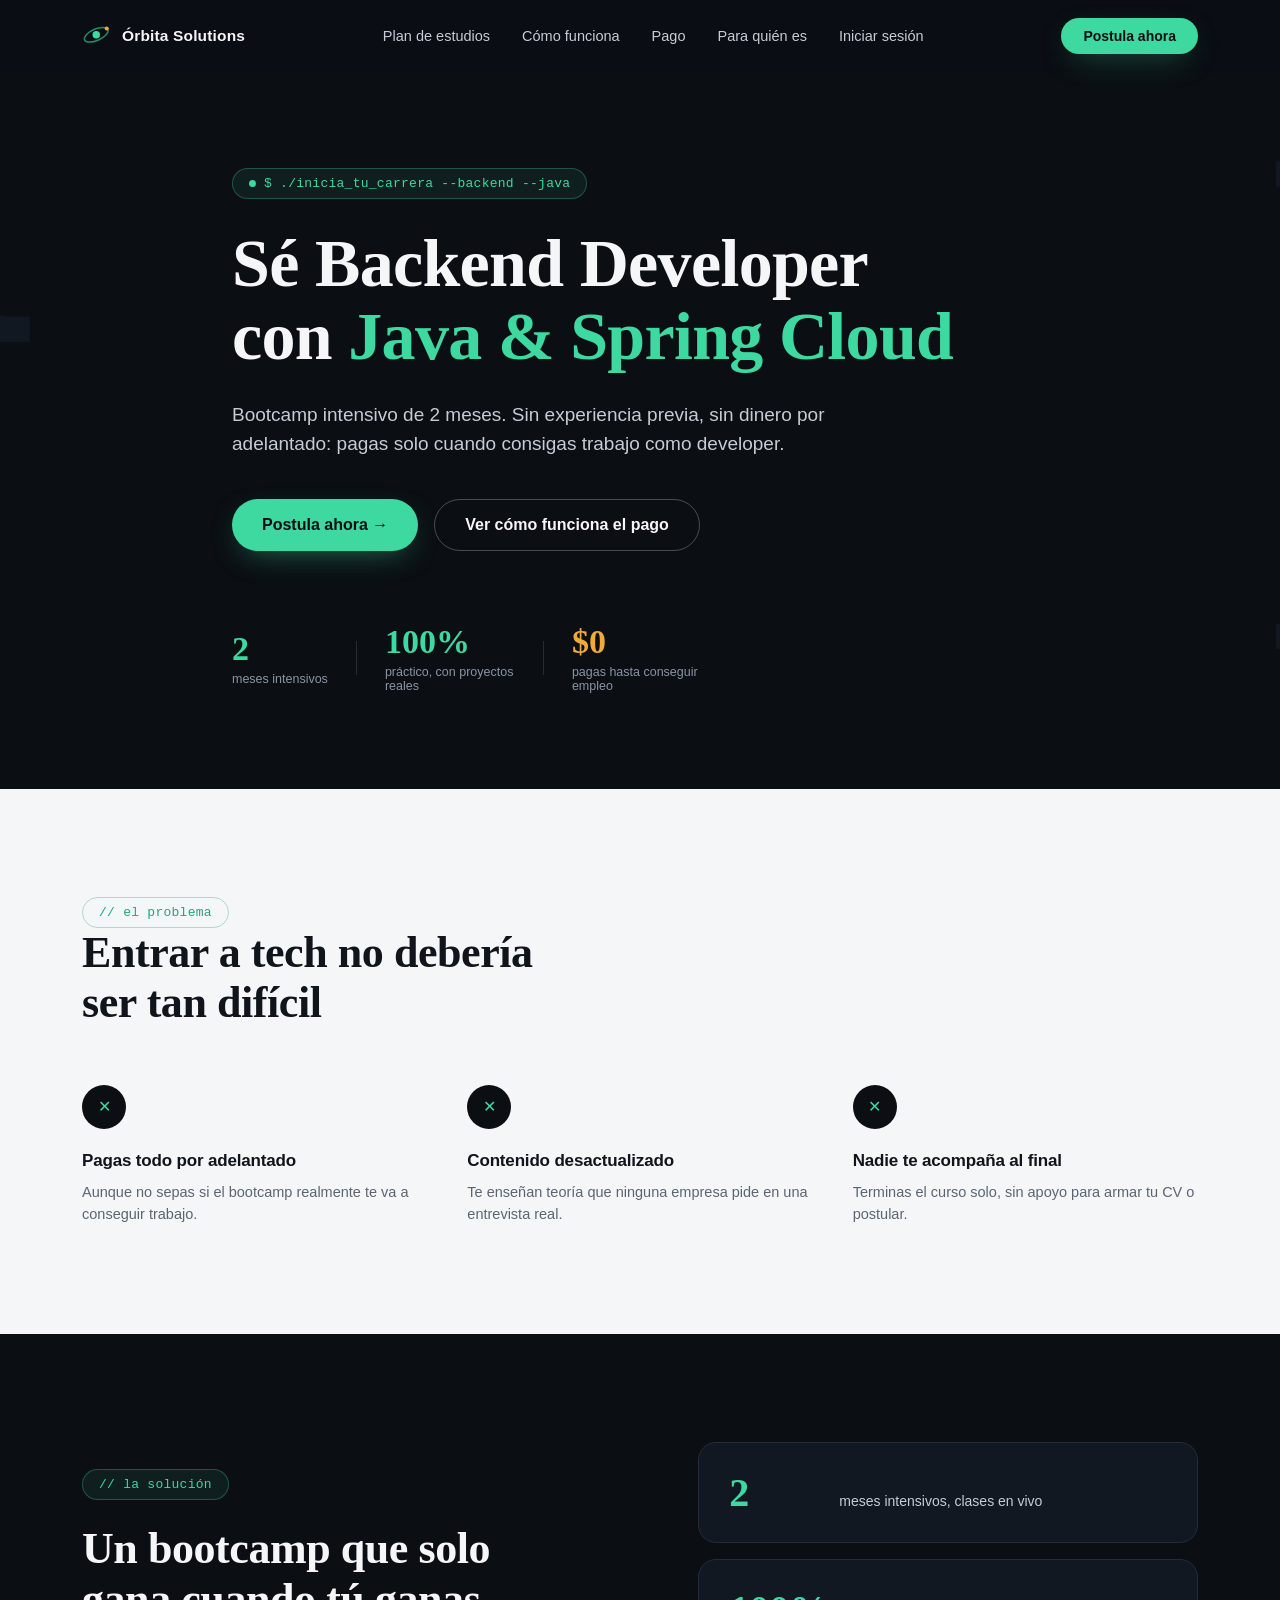
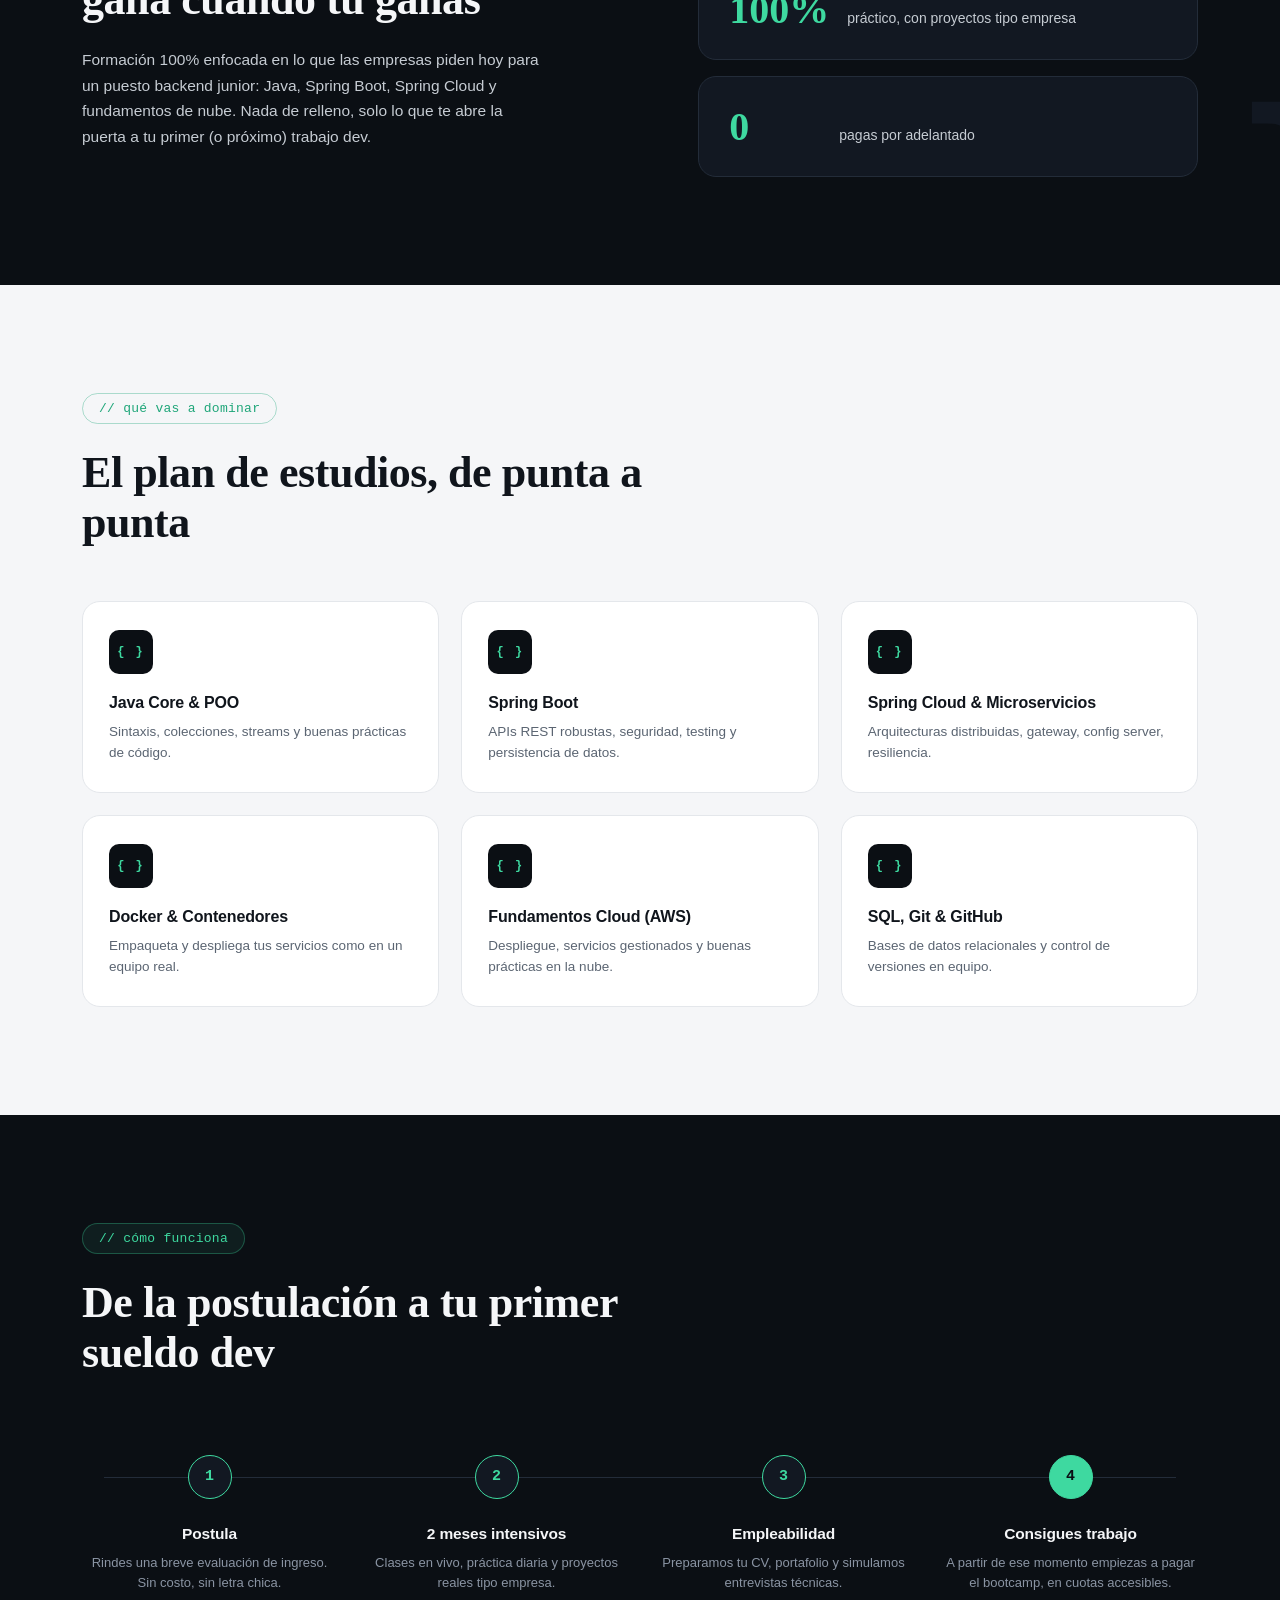
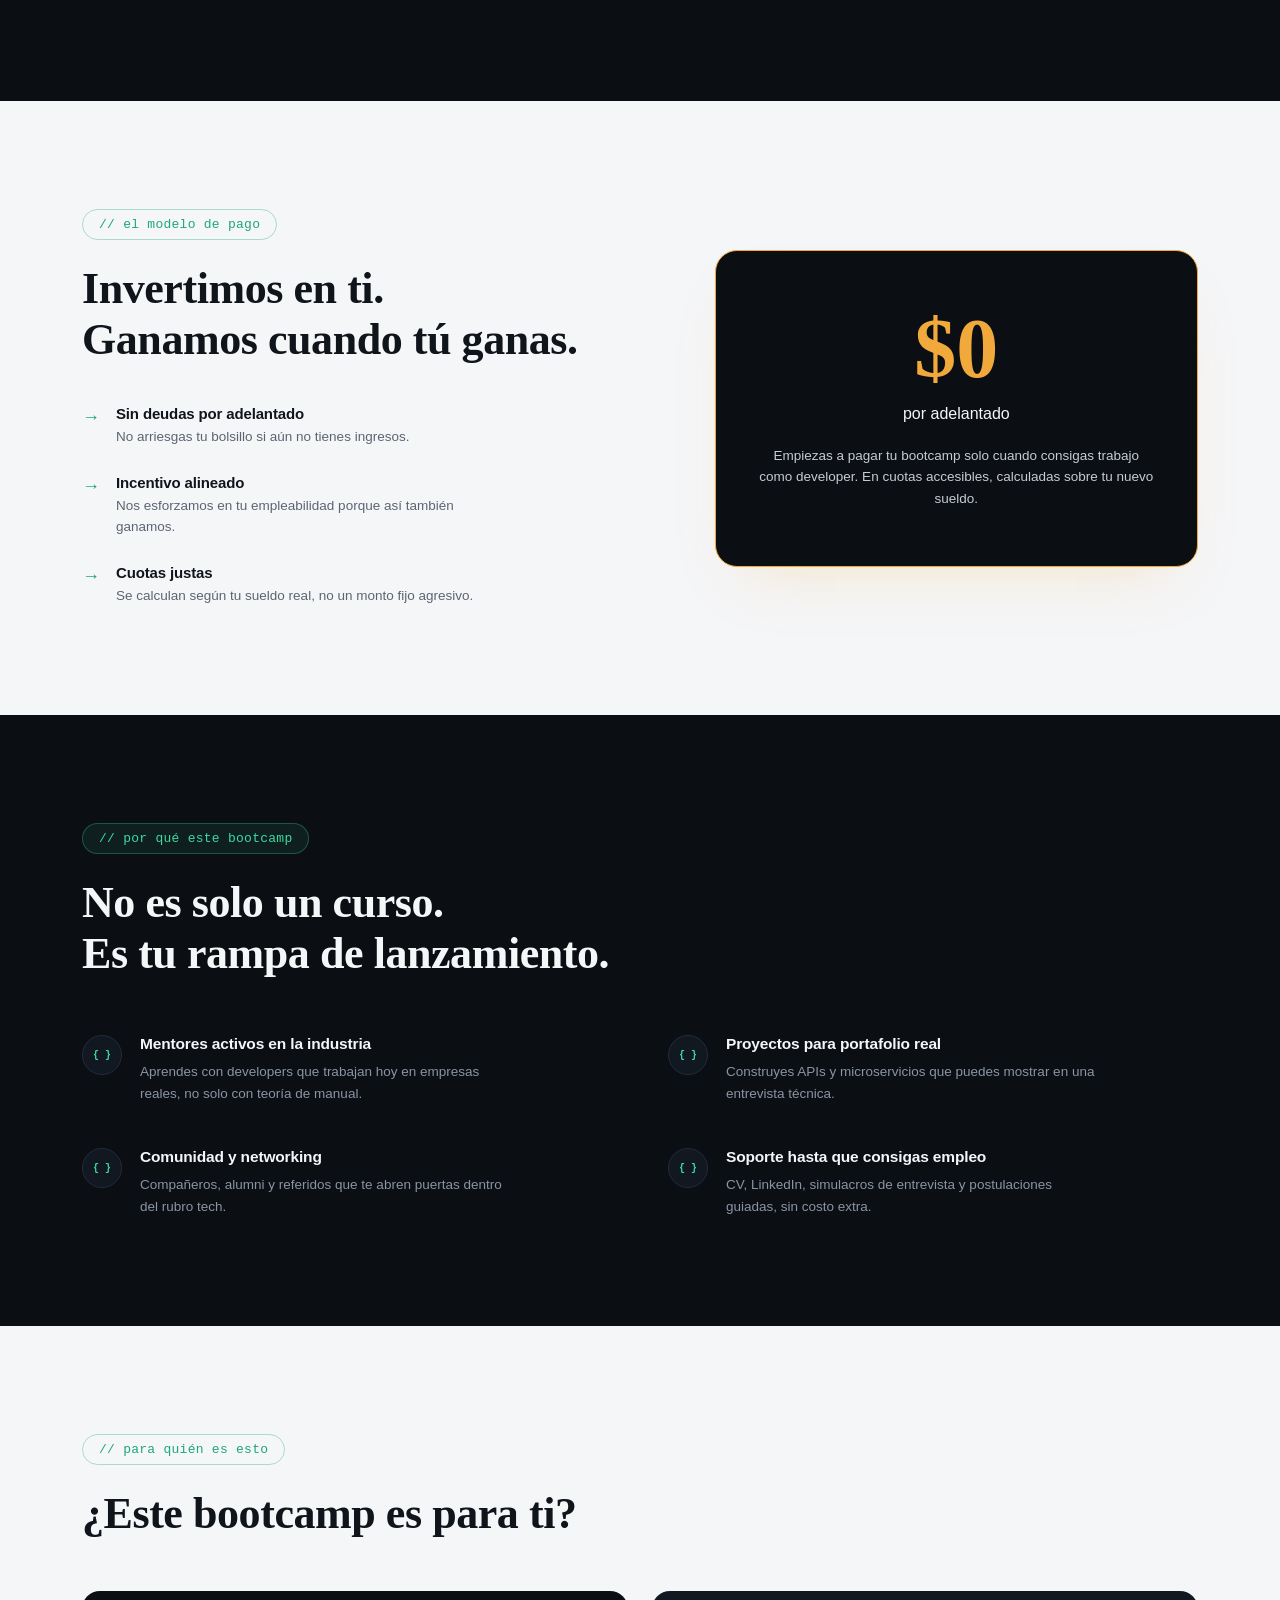
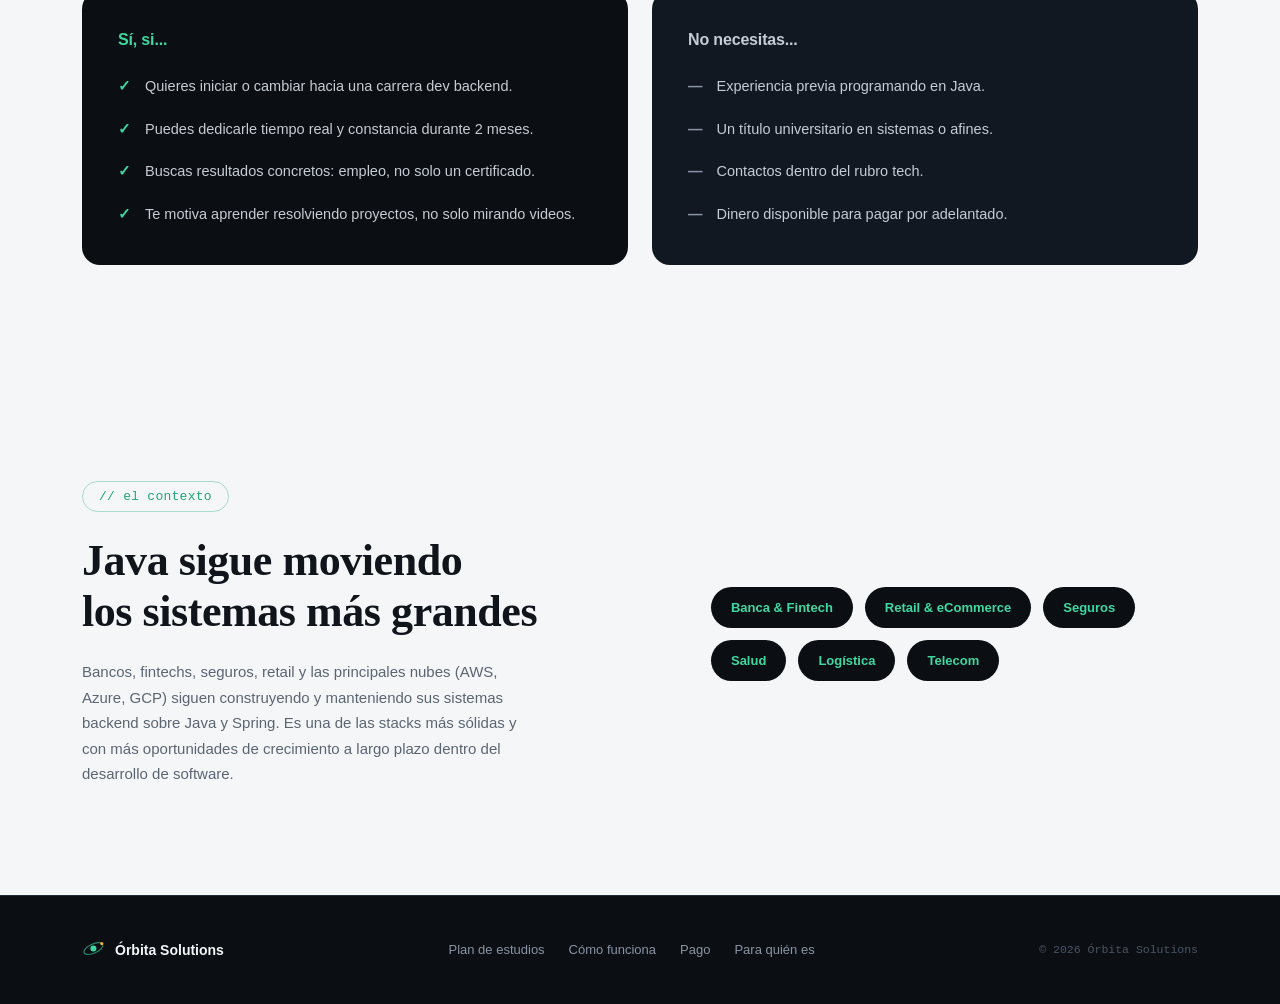
<file: index.html>
<!doctype html>
<html lang="es-PE" data-beasties-container>
<head>
  <meta charset="utf-8">
  <title>Bootcamp Backend Developer Java & Spring Cloud en Perú | Órbita Solutions</title>
  <meta name="description" content="El Bootcamp intensivo de 2 meses en Perú especializado en Java, Spring Boot y Spring Cloud. No pagas nada hasta que consigas trabajo como Backend Developer (Acuerdo ISA).">
  <meta name="keywords" content="bootcamp backend peru, bootcamp java peru, bootcamp programacion peru, aprender spring boot peru, acuerdo isa peru, orbita solutions lima, bootcamp desarrollador java peru, empleo backend peru">
  <meta name="author" content="Órbita Solutions">
  <meta name="robots" content="index, follow">
  <meta name="geo.region" content="PE">
  <meta name="geo.placename" content="Lima, Perú">
  <meta name="geo.position" content="-12.046374;-77.042793">
  <meta name="ICBM" content="-12.046374, -77.042793">
  <meta name="viewport" content="width=device-width, initial-scale=1">
  <base href="/">

  <!-- URL Canónica -->
  <link rel="canonical" href="https://www.orbitasoluciones.com/">

  <!-- Open Graph (SMO - WhatsApp, LinkedIn, Facebook) -->
  <meta property="og:site_name" content="Órbita Solutions">
  <meta property="og:locale" content="es_PE">
  <meta property="og:type" content="website">
  <meta property="og:title" content="Bootcamp Backend Developer Java &amp; Spring Cloud en Perú | Órbita Solutions">
  <meta property="og:description" content="El Bootcamp intensivo de 2 meses en Perú especializado en Java, Spring Boot y Spring Cloud. No pagas nada hasta que consigas trabajo como Backend Developer (Acuerdo ISA).">
  <meta property="og:image" content="https://www.orbitasoluciones.com/og-image.jpg">
  <meta property="og:image:width" content="1200">
  <meta property="og:image:height" content="630">
  <meta property="og:url" content="https://www.orbitasoluciones.com/">

  <!-- Twitter Cards (SMO - Twitter / X) -->
  <meta name="twitter:card" content="summary_large_image">
  <meta name="twitter:title" content="Bootcamp Backend Developer Java &amp; Spring Cloud en Perú | Órbita Solutions">
  <meta name="twitter:description" content="El Bootcamp intensivo de 2 meses en Perú especializado en Java, Spring Boot y Spring Cloud. No pagas nada hasta que consigas trabajo como Backend Developer (Acuerdo ISA).">
  <meta name="twitter:image" content="https://www.orbitasoluciones.com/og-image.jpg">

  <link rel="icon" type="image/svg+xml" href="favicon.svg">
<style>:root{--navy:#0B0F14;--navy-2:#121822;--navy-3:#1A2230;--line:#232C39;--slate:#8A94A3;--slate-soft:#C6CCD3;--off-white:#F5F6F8;--card:#FFFFFF;--ink:#10151C;--ink-soft:#5B6572;--mint:#3ED9A0;--mint-dark:#1FA679;--mint-tint:rgba(62, 217, 160, .08);--amber:#F2A93B;--amber-tint:rgba(242, 169, 59, .1);--danger:#E5484D;--danger-tint:rgba(229, 72, 77, .1);--font-head:Georgia, "Times New Roman", serif;--font-body:"Segoe UI", Calibri, Roboto, Arial, sans-serif;--font-mono:"Courier New", Courier, monospace;--max-w:1180px;--radius:18px;--radius-sm:10px}*{box-sizing:border-box}*{scrollbar-width:thin;scrollbar-color:#CBD5E1 transparent}html{scroll-behavior:smooth}body{margin:0;font-family:var(--font-body);background:var(--off-white);color:var(--ink);-webkit-font-smoothing:antialiased;overflow-x:hidden}@media(prefers-reduced-motion:reduce){html{scroll-behavior:auto}*{animation-duration:.001ms!important;transition-duration:.001ms!important}}</style><link rel="stylesheet" href="styles-CCQXJZBV.css" media="print" onload="this.media='all'"><noscript><link rel="stylesheet" href="styles-CCQXJZBV.css"></noscript></head>
<body>
  <app-root></app-root>
<script src="main-VEIRPJD3.js" type="module"></script></body>
</html>
</file>
<file: styles-CCQXJZBV.css>
:root{--navy: #0B0F14;--navy-2: #121822;--navy-3: #1A2230;--line: #232C39;--slate: #8A94A3;--slate-soft: #C6CCD3;--off-white: #F5F6F8;--card: #FFFFFF;--ink: #10151C;--ink-soft: #5B6572;--mint: #3ED9A0;--mint-dark: #1FA679;--mint-tint: rgba(62, 217, 160, .08);--amber: #F2A93B;--amber-tint: rgba(242, 169, 59, .1);--danger: #E5484D;--danger-tint: rgba(229, 72, 77, .1);--font-head: Georgia, "Times New Roman", serif;--font-body: "Segoe UI", Calibri, Roboto, Arial, sans-serif;--font-mono: "Courier New", Courier, monospace;--max-w: 1180px;--radius: 18px;--radius-sm: 10px}*{box-sizing:border-box}*{scrollbar-width:thin;scrollbar-color:#CBD5E1 transparent}::-webkit-scrollbar{width:6px;height:6px}::-webkit-scrollbar-track{background:transparent}::-webkit-scrollbar-thumb{background:#cbd5e1;border-radius:9999px;border:1px solid transparent;background-clip:content-box;transition:background-color .2s ease}::-webkit-scrollbar-thumb:hover{background:#94a3b8}::-webkit-scrollbar-thumb:active{background:#64748b}::-webkit-scrollbar-corner{background:transparent}.section-dark ::-webkit-scrollbar-thumb,.auth-wrapper ::-webkit-scrollbar-thumb,.stat-card ::-webkit-scrollbar-thumb{background:#fff3}.section-dark ::-webkit-scrollbar-thumb:hover,.auth-wrapper ::-webkit-scrollbar-thumb:hover,.stat-card ::-webkit-scrollbar-thumb:hover{background:#fff6}html{scroll-behavior:smooth}body{margin:0;font-family:var(--font-body);background:var(--off-white);color:var(--ink);-webkit-font-smoothing:antialiased;overflow-x:hidden}h1,h2,h3{font-family:var(--font-head);font-weight:700;margin:0;letter-spacing:-.01em}p{margin:0}a{color:inherit;text-decoration:none}.wrap{max-width:var(--max-w);margin:0 auto;padding:0 32px}@media(max-width:900px){.wrap{padding:0 24px}}@media(max-width:480px){.wrap{padding:0 16px}}.eyebrow{display:inline-flex;align-items:center;gap:8px;font-family:var(--font-mono);font-size:13px;letter-spacing:.02em;color:var(--mint);background:var(--mint-tint);border:1px solid rgba(62,217,160,.3);border-radius:30px;padding:7px 16px}.eyebrow.on-light{color:var(--mint-dark);background:transparent;border-color:#1fa67959}.btn{display:inline-flex;align-items:center;justify-content:center;gap:10px;font-family:var(--font-body);font-weight:700;font-size:16px;border-radius:40px;padding:16px 30px;border:none;cursor:pointer;transition:transform .15s ease,box-shadow .15s ease}.btn:hover{transform:translateY(-1px)}.btn:focus-visible{outline:3px solid var(--mint);outline-offset:3px}.btn-primary{background:var(--mint);color:var(--navy);box-shadow:0 10px 30px -12px #3ed9a08c}.btn-primary:hover{box-shadow:0 14px 34px -10px #3ed9a0b3}.btn-sm{padding:8px 18px;font-size:13px;border-radius:30px}.btn-ghost{background:transparent;color:var(--ink);border:1.5px solid #D8DCE1}.btn-ghost:hover{border-color:var(--mint-dark);color:var(--mint-dark)}.btn-ghost--light{color:var(--ink);border-color:#d8dce1}.btn-ghost--light:hover{border-color:var(--mint-dark);color:var(--mint-dark)}.hero .btn-ghost,.section-dark .btn-ghost,.auth-card .btn-ghost,.doc-item-card .btn-ghost,.btn-ghost--dark{color:var(--off-white);border:1.5px solid rgba(255,255,255,.25)}.hero .btn-ghost:hover,.section-dark .btn-ghost:hover,.auth-card .btn-ghost:hover,.doc-item-card .btn-ghost:hover,.btn-ghost--dark:hover{border-color:var(--mint);color:var(--mint)}@media(max-width:480px){.btn{padding:13px 22px;font-size:14.5px}}.section{padding:108px 0;position:relative;overflow:clip}.section-light{background:var(--off-white)}.section-dark{background:var(--navy);color:var(--off-white)}.kicker-title{font-size:clamp(24px,4vw,44px);line-height:1.15}.bracket-mark{position:absolute;font-family:var(--font-head);font-weight:700;line-height:1;color:var(--navy-2);-webkit-user-select:none;user-select:none;pointer-events:none;z-index:0}@media(max-width:720px){.section{padding:64px 0}}@media(max-width:480px){.section{padding:48px 0}}@media(prefers-reduced-motion:reduce){html{scroll-behavior:auto}*{animation-duration:.001ms!important;transition-duration:.001ms!important}}.platform-eyebrow{font-family:var(--font-mono);font-size:12.5px;color:var(--mint-dark);letter-spacing:.02em;display:block;margin-bottom:8px}.platform-header{margin-bottom:32px}.platform-header h2{font-family:var(--font-head);font-size:clamp(22px,3vw,28px);color:var(--ink);margin:0 0 8px;line-height:1.2}.platform-header p{font-size:14px;color:var(--ink-soft);max-width:560px;line-height:1.5}@media(max-width:600px){.platform-header{margin-bottom:24px}}.stat-grid{display:grid;grid-template-columns:repeat(auto-fit,minmax(180px,1fr));gap:16px;margin-bottom:28px}.stat-card{background:var(--navy);border-radius:16px;padding:22px 24px;display:flex;flex-direction:column;gap:6px}.stat-card .stat-num{font-family:var(--font-head);font-weight:700;font-size:clamp(26px,3.5vw,32px);color:var(--mint);line-height:1}.stat-card .stat-label{font-size:12.5px;color:var(--slate-soft, #C6CCD3)}.stat-card.is-warning .stat-num{color:var(--amber)}.stat-card.is-danger .stat-num{color:var(--danger)}@media(max-width:520px){.stat-grid{grid-template-columns:repeat(2,1fr);gap:12px;margin-bottom:20px}.stat-card{padding:16px 14px;border-radius:14px}}@media(max-width:360px){.stat-grid{grid-template-columns:1fr}}.banner-collected{display:flex;align-items:center;justify-content:space-between;flex-wrap:wrap;gap:12px;background:var(--card);border:1.5px solid var(--mint);border-radius:16px;padding:22px 28px}.banner-collected .banner-title{font-size:12.5px;color:var(--ink-soft);margin-bottom:6px}.banner-collected .banner-value{font-family:var(--font-head);font-weight:700;font-size:clamp(22px,3vw,28px);color:var(--ink)}.banner-collected .banner-tag{font-family:var(--font-mono);font-size:11.5px;color:var(--mint-dark);background:var(--mint-tint);border:1px solid rgba(31,166,121,.3);border-radius:30px;padding:7px 14px}@media(max-width:600px){.banner-collected{flex-direction:column;align-items:flex-start;padding:18px;border-radius:14px}}.panel-card{background:var(--card);border:1px solid #E4E7EB;border-radius:16px;padding:26px 28px;color:var(--ink)}.panel-card h1,.panel-card h2,.panel-card h3,.panel-card h4,.panel-card h5,.panel-card h6{color:var(--ink)}@media(max-width:600px){.panel-card{padding:20px 16px;border-radius:14px}}.table-card{background:var(--card);border:1px solid #E4E7EB;border-radius:16px;overflow-x:auto;-webkit-overflow-scrolling:touch}.table-responsive{width:100%;overflow-x:auto;-webkit-overflow-scrolling:touch}.data-table{width:100%;min-width:640px;border-collapse:collapse;font-size:13.5px}.data-table thead th{text-align:left;font-family:var(--font-body);font-size:11px;text-transform:uppercase;letter-spacing:.04em;color:var(--ink-soft);background:var(--off-white);padding:14px 18px;border-bottom:1px solid #E4E7EB}.data-table tbody td{padding:16px 18px;border-bottom:1px solid #EEF0F2;color:var(--ink);vertical-align:middle}.data-table tbody td strong{color:var(--ink)}.data-table tbody tr:last-child td{border-bottom:none}.data-table tbody tr:hover{background:#fafbfc}.data-table .user-name{font-weight:700;font-size:13.5px}.data-table .user-email{font-size:12px;color:var(--ink-soft);margin-top:2px}.data-table .center-text{text-align:center}.data-table .amount-text,.data-table .amount{font-weight:700;font-variant-numeric:tabular-nums}.data-table code{font-family:var(--font-mono);font-size:11px;background:var(--off-white);padding:3px 7px;border-radius:6px;color:var(--ink-soft)}.badge{display:inline-flex;align-items:center;font-family:var(--font-body);font-weight:700;font-size:11.5px;padding:6px 12px;border-radius:30px;white-space:nowrap}.badge-success{background:var(--mint-tint);color:var(--mint-dark)}.badge-warning{background:var(--amber-tint);color:#b4740f}.badge-danger{background:var(--danger-tint);color:var(--danger)}.badge-secondary{background:#eef0f2;color:var(--ink-soft)}.badge-info{background:#eef3fb;color:#3568b8}.btn-action,.btn-approve,.btn-save,.btn-submit,.btn-pay{font-family:var(--font-body);font-weight:700;font-size:13px;border:none;border-radius:30px;padding:10px 18px;cursor:pointer;transition:transform .15s ease,opacity .15s ease}.btn-action:hover,.btn-approve:hover,.btn-save:hover,.btn-submit:hover,.btn-pay:hover{transform:translateY(-1px)}.btn-action{background:transparent;border:1.5px solid #D8DCE1;color:var(--ink);margin-right:6px}.btn-action:hover{border-color:var(--navy)}.btn-approve,.btn-save,.btn-submit,.btn-pay{background:var(--mint);color:var(--navy)}.btn-approve[disabled],.btn-save[disabled],.btn-submit[disabled],.btn-pay[disabled]{opacity:.55;cursor:not-allowed;transform:none}.btn-simulated,.btn-cancel{background:transparent;border:1.5px solid #D8DCE1;color:var(--ink-soft);font-family:var(--font-body);font-weight:700;font-size:12.5px;border-radius:30px;padding:10px 16px;cursor:pointer}.form-grid{display:grid;grid-template-columns:1fr 1fr;gap:20px;margin-bottom:8px}.form-group.full-width{grid-column:1 / -1}.form-group{display:flex;flex-direction:column;gap:7px;margin-bottom:18px}.form-row{display:grid;grid-template-columns:1fr 1fr;gap:16px}.form-group label{font-size:12.5px;font-weight:700;color:var(--ink-soft)}.form-group input,.form-group textarea{font-family:var(--font-body);font-size:14px;color:var(--ink);background:var(--off-white);border:1.5px solid #E4E7EB;border-radius:10px;padding:12px 14px;outline:none;transition:border-color .15s ease}.form-group input:focus,.form-group textarea:focus{border-color:var(--mint)}.form-group input:disabled{color:var(--ink-soft);background:#f0f1f3}.alert{border-radius:12px;padding:14px 18px;font-size:13.5px;margin-bottom:20px;display:flex;align-items:flex-start;gap:10px}.alert-success{background:var(--mint-tint);color:var(--mint-dark);border:1px solid rgba(31,166,121,.25)}.alert-danger{background:var(--danger-tint);color:var(--danger);border:1px solid rgba(229,72,77,.25)}.alert-warning{background:var(--amber-tint);color:#8a5a0e;border:1px solid rgba(242,169,59,.3)}.alert-info{background:#eef3fb;color:#3568b8;border:1px solid rgba(53,104,184,.2)}.loading-box,.loading-state,.empty-state,.error-state{text-align:center;padding:48px 20px;font-size:13.5px;color:var(--ink-soft);background:var(--card);border:1px dashed #D8DCE1;border-radius:16px}.error-state{color:var(--danger);border-color:#e5484d4d}.modal-backdrop{position:fixed;inset:0;background:#0b0f148c;-webkit-backdrop-filter:blur(2px);backdrop-filter:blur(2px);display:flex;align-items:center;justify-content:center;z-index:200;padding:16px}.modal-content{background:var(--card);border-radius:18px;width:100%;max-width:min(640px,94vw);max-height:90vh;overflow-y:auto;padding:30px 32px;color:var(--ink)}.modal-content h1,.modal-content h2,.modal-content h3,.modal-content h4,.modal-content h5,.modal-content h6{color:var(--ink)}.modal-header{display:flex;align-items:center;justify-content:space-between;margin-bottom:20px}.modal-header h3{font-family:var(--font-head);font-size:20px;color:var(--ink);margin:0}.close-btn{background:none;border:none;font-size:22px;line-height:1;color:var(--ink-soft);cursor:pointer}.close-btn:hover{color:var(--ink)}@media(max-width:720px){.form-grid,.form-row{grid-template-columns:1fr;gap:12px}.form-group input,.form-group textarea,.form-group select{font-size:16px}}@media(max-width:600px){.modal-backdrop{padding:10px}.modal-content{padding:22px 16px;border-radius:14px}}.auth-wrapper{min-height:100vh;background:var(--navy);display:flex;align-items:center;justify-content:center;padding:32px 16px;position:relative;overflow:hidden}.auth__bracket{font-size:42vw;left:-14vw;bottom:-20vw;top:auto}.auth-card{position:relative;z-index:1;background:var(--navy-2);border:1px solid var(--line);border-radius:20px;padding:40px 38px;width:100%;max-width:440px}@media(max-width:480px){.auth-card{padding:30px 20px;border-radius:16px}}.auth-header{text-align:center;margin-bottom:26px}.auth-header app-logo{display:inline-flex;margin-bottom:10px}.auth-header .logo{font-family:var(--font-body);font-weight:700;font-size:14px;color:var(--off-white);margin-bottom:16px}.auth-header .logo span{color:var(--mint)}.auth-header h2{font-family:var(--font-head);font-size:24px;color:var(--off-white);margin:0 0 8px}.auth-header p{font-size:13px;color:var(--slate)}.auth-form .form-group label{color:var(--slate-soft, #C6CCD3)}.auth-form .form-group input{background:var(--navy);border-color:var(--line);color:var(--off-white)}.auth-form .form-group input::placeholder{color:#4a5563}.auth-form .form-group input:focus{border-color:var(--mint)}.auth-submit{width:100%;justify-content:center;margin-top:6px}.auth-submit[disabled]{opacity:.55;cursor:not-allowed}.auth-footer{margin-top:22px;text-align:center}.auth-footer p{font-size:12.5px;color:var(--slate);margin-bottom:8px}.auth-footer a{color:var(--mint);font-weight:700}.auth-footer a:hover{text-decoration:underline}.toast-stack{position:fixed;bottom:24px;right:24px;z-index:500;display:flex;flex-direction:column-reverse;gap:10px;max-width:min(380px,calc(100vw - 32px));pointer-events:none}.toast-item{pointer-events:auto;display:flex;align-items:center;gap:12px;background:var(--card);border-radius:14px;padding:14px 16px;box-shadow:0 14px 34px -12px #0b0f1447;border:1px solid #E4E7EB;font-family:var(--font-body);font-size:13.5px;color:var(--ink);animation:toast-in .22s ease}@keyframes toast-in{0%{opacity:0;transform:translateY(8px)}to{opacity:1;transform:translateY(0)}}.toast-icon{flex:none;display:flex;align-items:center;justify-content:center;width:26px;height:26px;border-radius:50%}.toast-message{flex:1;line-height:1.4}.toast-close{flex:none;background:none;border:none;font-size:18px;line-height:1;color:var(--ink-soft);cursor:pointer;padding:0 0 0 4px}.toast-close:hover{color:var(--ink)}.toast-success .toast-icon{background:var(--mint-tint);color:var(--mint-dark)}.toast-success{border-left:3px solid var(--mint)}.toast-error .toast-icon{background:var(--danger-tint);color:var(--danger)}.toast-error{border-left:3px solid var(--danger)}.toast-warning .toast-icon{background:var(--amber-tint);color:#b4740f}.toast-warning{border-left:3px solid var(--amber)}.toast-info .toast-icon{background:#eef3fb;color:#3568b8}.toast-info{border-left:3px solid #3568B8}.toast-loading .toast-icon{background:var(--off-white)}.toast-loading{border-left:3px solid var(--slate)}.toast-spinner{width:16px;height:16px;border-radius:50%;border:2px solid #D8DCE1;border-top-color:var(--ink-soft);animation:toast-spin .7s linear infinite}@keyframes toast-spin{to{transform:rotate(360deg)}}@media(max-width:480px){.toast-stack{right:16px;left:16px;bottom:16px;max-width:none}}.confirm-content{max-width:420px;text-align:center;padding:34px 30px 28px}.confirm-icon{width:52px;height:52px;margin:0 auto 18px;border-radius:50%;display:flex;align-items:center;justify-content:center}.confirm-icon-primary{background:var(--mint-tint);color:var(--mint-dark)}.confirm-icon-warning{background:var(--amber-tint);color:#8a5a0e}.confirm-icon-danger{background:var(--danger-tint);color:var(--danger)}.confirm-title{font-family:var(--font-head);font-size:20px;color:var(--ink);margin:0 0 10px}.confirm-message{font-size:14px;color:var(--ink-soft);line-height:1.55;margin-bottom:26px}.confirm-actions{display:flex;justify-content:center;gap:12px}.confirm-actions .btn-ghost--light{border-radius:40px;padding:12px 22px;font-family:var(--font-body);font-weight:700;font-size:14px;cursor:pointer;background:transparent}.btn-confirm{border:none;border-radius:40px;padding:12px 24px;font-family:var(--font-body);font-weight:700;font-size:14px;cursor:pointer;transition:transform .15s ease,box-shadow .15s ease}.btn-confirm:hover{transform:translateY(-1px)}.btn-confirm-primary{background:var(--mint);color:var(--navy);box-shadow:0 10px 24px -10px #3ed9a099}.btn-confirm-warning{background:var(--amber);color:var(--navy);box-shadow:0 10px 24px -10px #f2a93b8c}.btn-confirm-danger{background:var(--danger);color:#fff;box-shadow:0 10px 24px -10px #e5484d8c}@media(max-width:480px){.confirm-actions{flex-direction:column-reverse}.confirm-actions button{width:100%;justify-content:center}}
</file>
